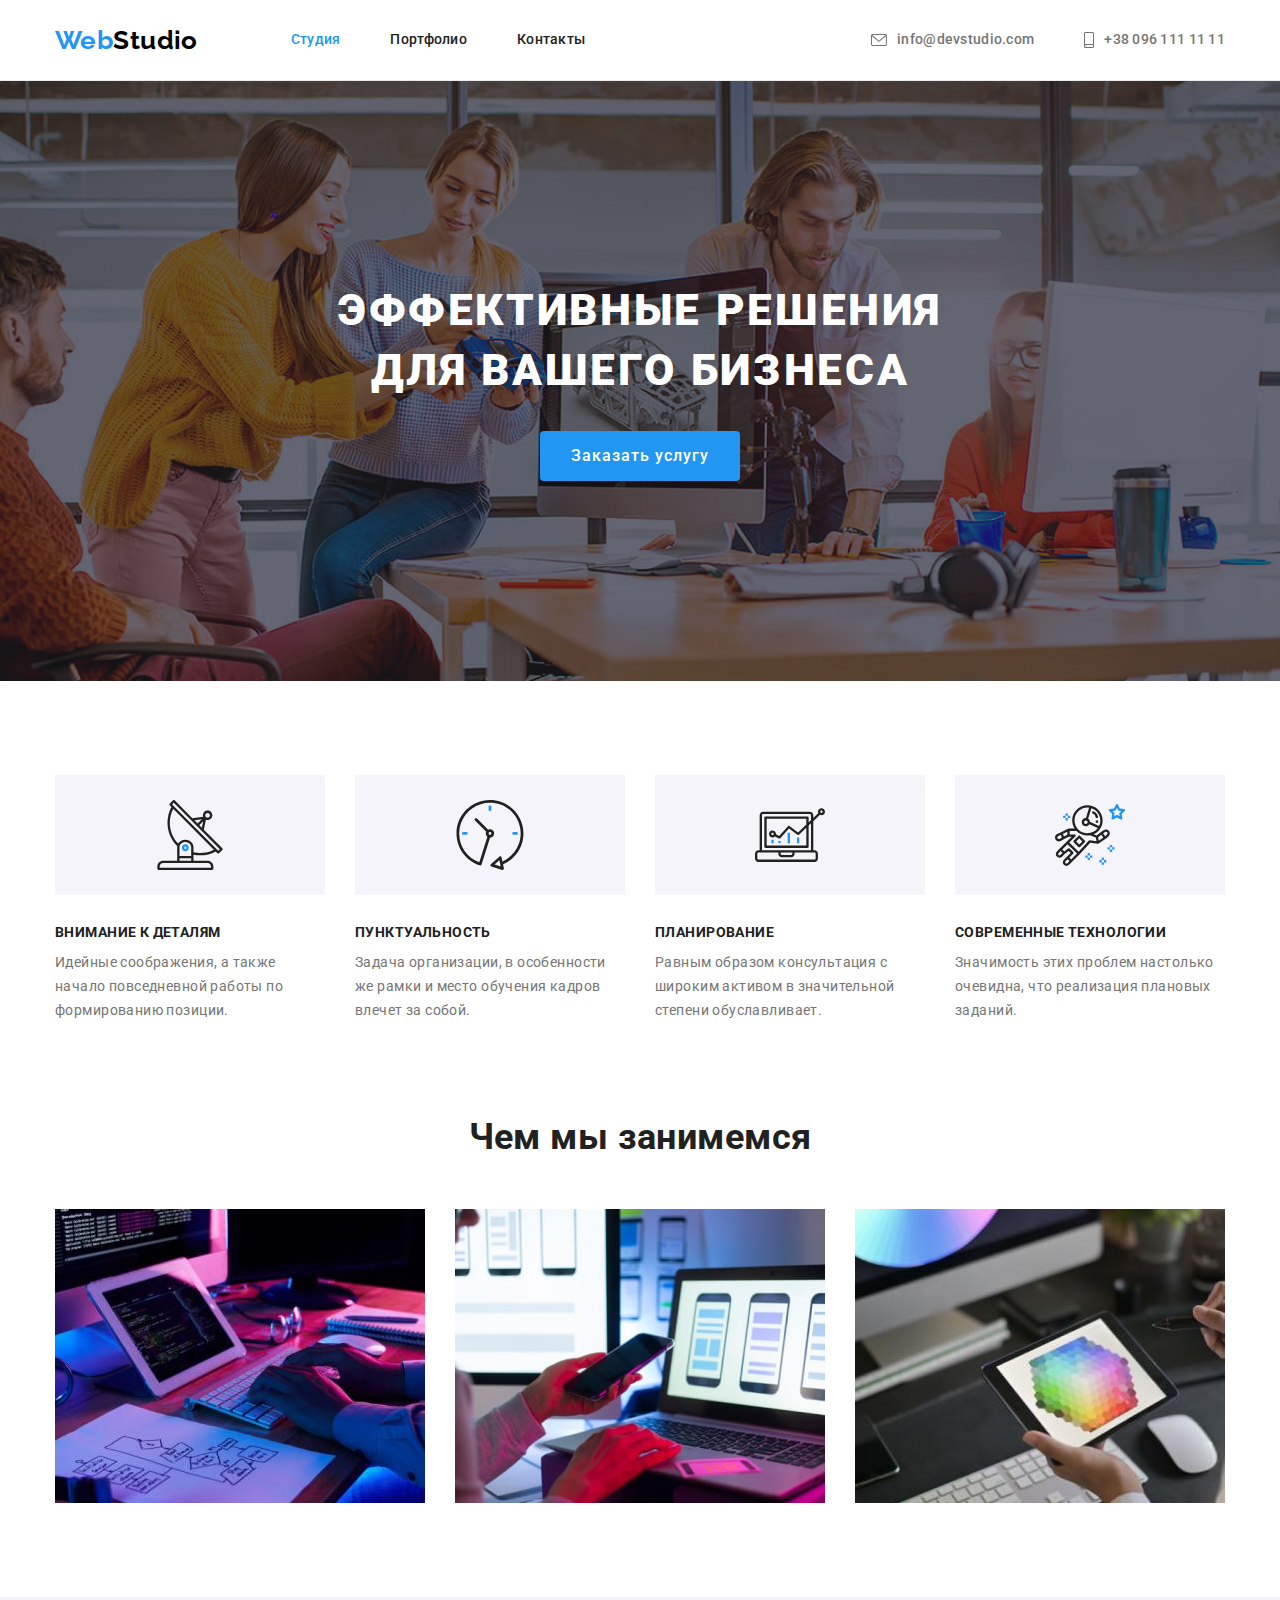
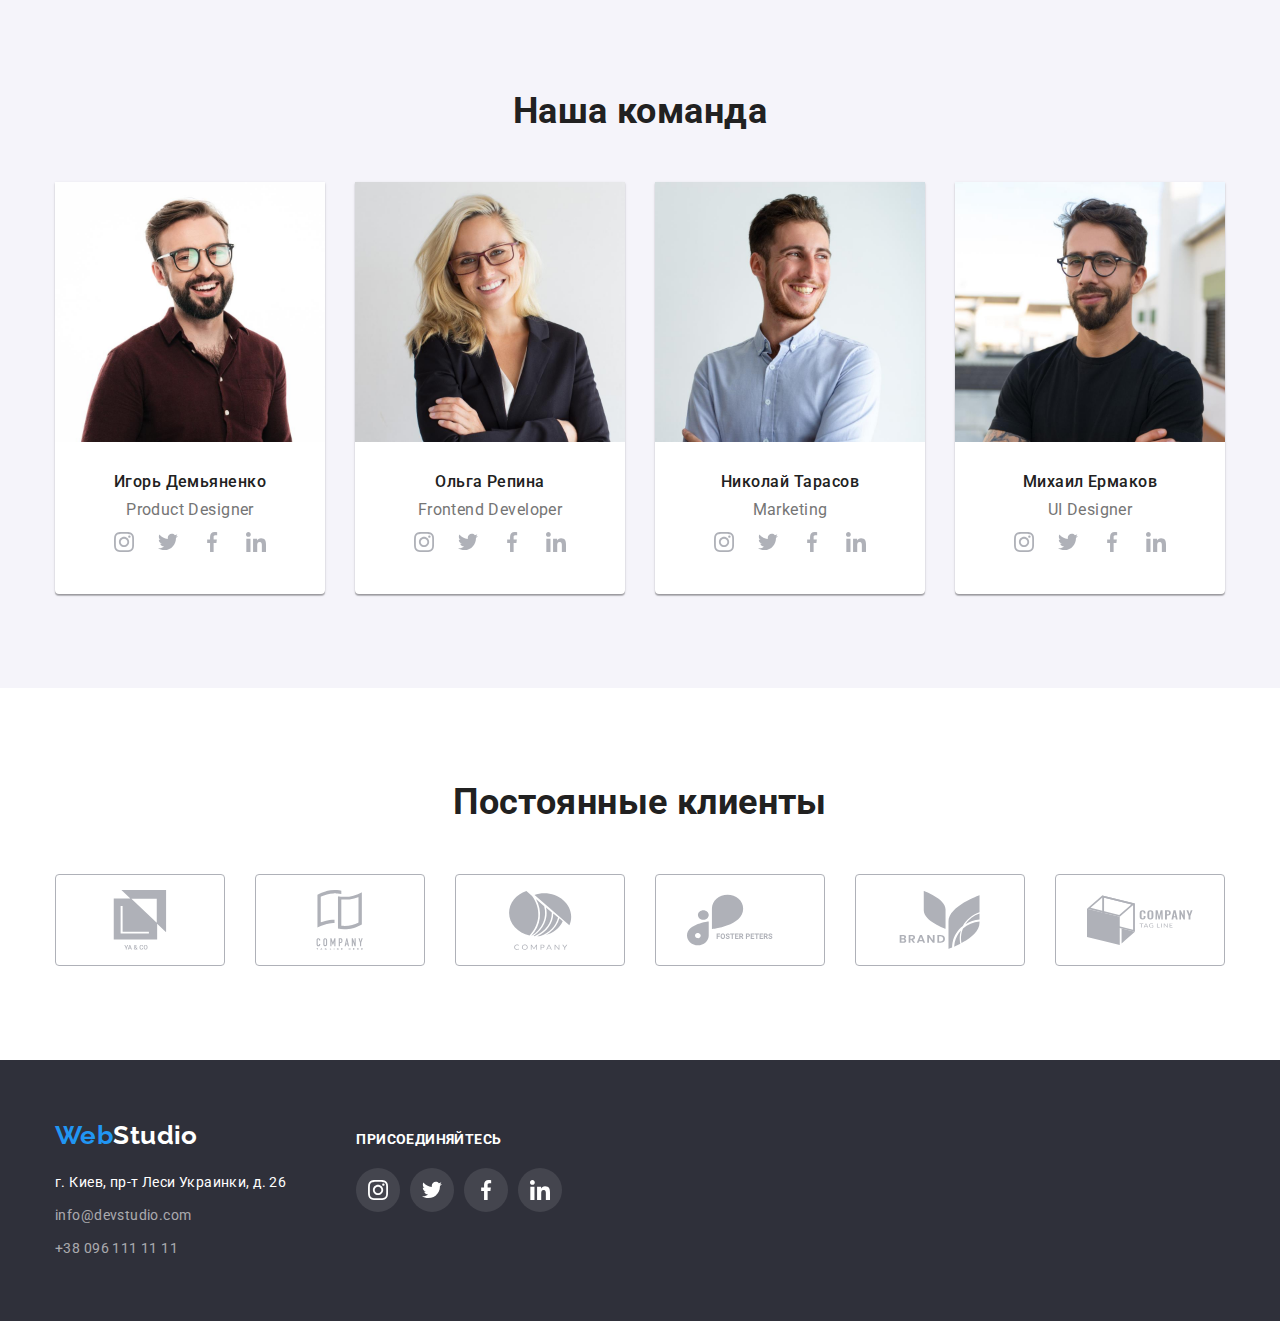
<file: index.html>
<!DOCTYPE html>
<html lang="ru">
<head>
    <title>Studio</title>
    <meta charset="utf-8">
    <meta http-equiv="x-ua-compatible" content="ie=edge">
    <meta name="viewport" content="width=device-width, initial-scale=1.0">
    <link rel="stylesheet" href="./css/modern-normalize.css" />
    <link rel="stylesheet"
    href="https://cdnjs.cloudflare.com/ajax/libs/modern-normalize/1.1.0/modern-normalize.min.css"
    integrity="sha512-wpPYUAdjBVSE4KJnH1VR1HeZfpl1ub8YT/NKx4PuQ5NmX2tKuGu6U/JRp5y+Y8XG2tV+wKQpNHVUX03MfMFn9Q=="
    crossorigin="anonymous"
    referrerpolicy="no-referrer" />
    <link
    href="https://fonts.googleapis.com/css2?family=Raleway:wght@700&family=Roboto:wght@400;500;700;900&display=swap"
    rel="stylesheet"
  />
    <link rel="stylesheet" href="./css/styles.css">
    
        
</head>
<body>
    <!-- Header -->
<header class="header">
  <div class="container header__container">
    <nav class="header__nav">
        <a href="./index.html" class="web">
          Web<span class="studio">Studio</span>
        </a>

        <ul  class="nav__ul">
          <li class="nav__item"><a class='nav__link current' href="./index.html">Студия</a></li>
          <li class="nav__item"><a class='nav__link' href="./portfolio.html">Портфолио</a></li>
          <li class="nav__item"><a class='nav__link' href="">Контакты</a></li>
        </ul>
      </nav>
      <ul class="header__adress">
        <li class="adres__item"><a class='adress__link' href="mailto:info@devstudio.com">
          <svg class="adress__icon" width="16" height="12">
            <use href="./images/icons.svg#envelope"></use>
          </svg>
          info@devstudio.com</a>
        </li>
        <li class="adres__item"><a class='adress__link' href="tel:+380961111111">
          <svg class="adress__icon" width="10" height="16">
            <use href="./images/icons.svg#smartphone"></use>
          </svg>
          +38 096 111 11 11</a></li>
      </ul>
    </div>
</header>
<main>
    <!-- Hero -->
<section class="hero hero__bg">
  <div class="container">
    <h1 class="hero__text">ЭФФЕКТИВНЫЕ РЕШЕНИЯ ДЛЯ ВАШЕГО БИЗНЕСА</h1>
    <button type="button" class="hero__button">Заказать услугу</button>
  </div>
</section>
<!-- Наши преимущества -->
    <section class="section">
      <div class="container">
        <h2 class='hidden'>Наши преимущества</h2>
       <ul class='feature'>
           <li class="feature__item">
            <div class="feature__icon">
              <svg class="icon__svg">
                <use href="./images/icons.svg#antenna"></use>
              </svg>
            </div>
               <h3 class="feature__title">Внимание к деталям</h3>
               <p class="feature__text">Идейные соображения, а также начало повседневной работы по формированию позиции.</p>
            </li>
           <li class="feature__item">
            <div class="feature__icon">
              <svg class="icon__svg">
                <use href="./images/icons.svg#clock"></use>
              </svg>
            </div>
               <h3 class="feature__title">Пунктуальность</h3>
               <p class="feature__text">Задача организации, в особенности же рамки и место обучения кадров влечет за собой.</p>
            </li>
           <li class="feature__item">
            <div class="feature__icon">
              <svg class="icon__svg">
                <use href="./images/icons.svg#diagram"></use>
              </svg>
            </div>
               <h3 class="feature__title">Планирование</h3>
               <p class="feature__text">Равным образом консультация с широким активом в значительной степени обуславливает.</p>
            </li>
           <li class="feature__item">
            <div class="feature__icon">
              <svg class="icon__svg">
                <use href="./images/icons.svg#astronaut"></use>
              </svg>
            </div>
               <h3 class="feature__title">Современные технологии</h3>
               <p class="feature__text">Значимость этих проблем настолько очевидна, что реализация плановых заданий.</p>
            </li>
       </ul>
      </div>
    </section>
    <!-- Чем мы занимемся -->
    <section class="section our-work">
      <div class="container">
        <h2 class="heading">Чем мы занимемся</h2>
        <ul class='heading__list'>
            <li class="heading__item"><img src="./images/img_code.jpg" width="370" height="294" alt="ДЕСКТОПНЫЕ ПРИЛОЖЕНИЯ"></li>
            <li class="heading__item"><img src="./images/box2.jpg" width="370" height="294" alt="МОБИЛЬНЫЕ ПРИЛОЖЕНИЯ"></li>
            <li class="heading__item"><img src="./images/box3.jpg" width="370" height="294" alt="ДИЗАЙНЕРСКИЕ РЕШЕНИЯ"></li>
        </ul>
      </div>
    </section>
    <!-- Наша команда -->
    <section class="section our-team">
      <div class="container">
        <h2 class="heading">Наша команда</h2>
        <ul class='team'>
          <li class="team__item">
            <img
              src="./images/igor.jpg"
              width="270"
              height="260"
              alt="Игорь Демьяненко"
            />
            <div class="team__margin">
            <h3 class="team__member">Игорь Демьяненко</h3>
            <p class="team__job">Product Designer</p>
            <ul class="team__social">
              <li class="social__item">
                <a href="" class="social__link">
                  <svg class="social__icon">
                    <use href="./images/icons.svg#instagram"></use>
                  </svg>
                </a>
              </li>
              <li class="social__item">
                <a href="" class="social__link">
                  <svg class="social__icon">
                    <use href="./images/icons.svg#twitter"></use>
                  </svg>
                </a>
              </li>
              <li class="social__item">
                <a href="" class="social__link">
                  <svg class="social__icon">
                    <use href="./images/icons.svg#facebook"></use>
                  </svg>
                </a>
              </li>
              <li class="team__social">
                <a href="" class="social__link">
                  <svg class="social__icon">
                    <use href="./images/icons.svg#linkedin"></use>
                  </svg>
                </a>
              </li>
            </ul>
          </div>
          </li>
          <li class="team__item">
            <img
              src="./images/olha.jpg"
              width="270"
              height="260"
              alt="Ольга Репина"
            />
            <div class="team__margin">
            <h3 class="team__member">Ольга Репина</h3>
            <p class="team__job">Frontend Developer</p>
            <ul class="team__social">
              <li class="social__item">
                <a href="" class="social__link">
                  <svg class="social__icon">
                    <use href="./images/icons.svg#instagram"></use>
                  </svg>
                </a>
              </li>
              <li class="social__item">
                <a href="" class="social__link">
                  <svg class="social__icon">
                    <use href="./images/icons.svg#twitter"></use>
                  </svg>
                </a>
              </li>
              <li class="social__item">
                <a href="" class="social__link">
                  <svg class="social__icon">
                    <use href="./images/icons.svg#facebook"></use>
                  </svg>
                </a>
              </li>
              <li class="team__social">
                <a href="" class="social__link">
                  <svg class="social__icon">
                    <use href="./images/icons.svg#linkedin"></use>
                  </svg>
                </a>
              </li>
            </ul>
          </div>
          </li>

          <li class="team__item">
            <img
              src="./images/nikolay.jpg"
              width="270"
              height="260"
              alt="Николай Тарасов"
            />
            <div class="team__margin">
            <h3 class="team__member">Николай Тарасов</h3>
            <p class="team__job">Marketing</p>
            <ul class="team__social">
              <li class="social__item">
                <a href="" class="social__link">
                  <svg class="social__icon">
                    <use href="./images/icons.svg#instagram"></use>
                  </svg>
                </a>
              </li>
              <li class="social__item">
                <a href="" class="social__link">
                  <svg class="social__icon">
                    <use href="./images/icons.svg#twitter"></use>
                  </svg>
                </a>
              </li>
              <li class="social__item">
                <a href="" class="social__link">
                  <svg class="social__icon">
                    <use href="./images/icons.svg#facebook"></use>
                  </svg>
                </a>
              </li>
              <li class="team__social">
                <a href="" class="social__link">
                  <svg class="social__icon">
                    <use href="./images/icons.svg#linkedin"></use>
                  </svg>
                </a>
              </li>
            </ul>
          </div>
          </li>
          <li class="team__item">
            <img
              src="./images/mihail.jpg"
              width="270"
              height="260"
              alt="Михаил Ермаков"
            />
            <div class="team__margin">
            <h3 class="team__member">Михаил Ермаков</h3>
            <p class="team__job">UI Designer</p>
            <ul class="team__social">
              <li class="social__item">
                <a href="" class="social__link">
                  <svg class="social__icon">
                    <use href="./images/icons.svg#instagram"></use>
                  </svg>
                </a>
              </li>
              <li class="social__item">
                <a href="" class="social__link">
                  <svg class="social__icon">
                    <use href="./images/icons.svg#twitter"></use>
                  </svg>
                </a>
              </li>
              <li class="social__item">
                <a href="" class="social__link">
                  <svg class="social__icon">
                    <use href="./images/icons.svg#facebook"></use>
                  </svg>
                </a>
              </li>
              <li class="team__social">
                <a href="" class="social__link">
                  <svg class="social__icon">
                    <use href="./images/icons.svg#linkedin"></use>
                  </svg>
                </a>
              </li>
            </ul>
          </div>
          </li>
        </ul>
      </div>
    </section>
    <!--постоянные клиенты-->
    <section class="section">
      <div class="container">
        <h2 class="clients__text">
          Постоянные клиенты
        </h2>
        <ul class="clients">
          <li class="client__item">
            <a href="" class="clients__icon">
              <svg class="client__svg">
                <use href="./images/icons.svg#logo1"></use>
              </svg>
            </a>
          </li>
          <li class="client__item">
            <a href="" class="clients__icon">
              <svg class="client__svg">
                <use href="./images/icons.svg#logo2"></use>
              </svg>
            </a>
          </li>
          <li class="client__item">
            <a href="" class="clients__icon">
              <svg class="client__svg">
                <use href="./images/icons.svg#logo3"></use>
              </svg>
            </a>
          </li>
          <li class="client__item">
            <a href="" class="clients__icon">
              <svg class="client__svg">
                <use href="./images/icons.svg#logo4"></use>
              </svg>
            </a>
          </li>
          <li class="client__item">
            <a href="" class="clients__icon">
              <svg class="client__svg">
                <use href="./images/icons.svg#logo5"></use>
              </svg>
            </a>
          </li>
          <li class="client__item">
            <a href="" class="clients__icon">
              <svg class="client__svg">
                <use href="./images/icons.svg#logo6"></use>
              </svg>
            </a>
          </li>
        </ul>
      </div>
    </section>
</main>
<!-- Footer -->
<footer class="footer">
  <div class="footer__flex container">
    <div class="footer__container">
    <a href="./index.html" class="footer__web">
      Web<span class="studio-footer">Studio</span>
    </a>
    <address>
      <ul class='footer__list'>
      <li class="footer__item">
        <a class='footer__map normal' href="https://goo.gl/maps/86em8GoFaQWGxfPu7"
        target="_blank"
        rel="noreferrer noopener"
        >г. Киев, пр-т Леси Украинки, д. 26
        </a>
      </li>
      <li class="footer__item"><a class='footer__address normal' href="mailto:info@devstudio.com">info@devstudio.com</a> </li>
      <li class="footer__item"><a class='footer__address normal' href="tel:+380961111111">+38 096 111 11 11</a></li>
    </ul>
    </address>
  </div>
    <div class="footer__social">
      <p class="soc">присоединяйтесь</p>
      <ul class="social">
        <li class="footer__social__item">
          <a href="" class="footer__social__link">
            <svg class="footer__social__icon">
              <use href="./images/icons.svg#instagram"></use>
            </svg>
          </a>
        </li>
        <li class="footer__social__item">
          <a href="" class="footer__social__link">
            <svg class="footer__social__icon">
              <use href="./images/icons.svg#twitter"></use>
            </svg>
          </a>
        </li>
        <li class="footer__social__item">
          <a href="" class="footer__social__link">
            <svg class="footer__social__icon">
              <use href="./images/icons.svg#facebook"></use>
            </svg>
          </a>
        </li>
        <li class="footer__social__item">
          <a href="" class="footer__social__link">
            <svg class="footer__social__icon">
              <use href="./images/icons.svg#linkedin"></use>
            </svg>
          </a>
        </li>
      </ul>
    </div>
  </div>  
  </footer>
</body>
</html>
</file>
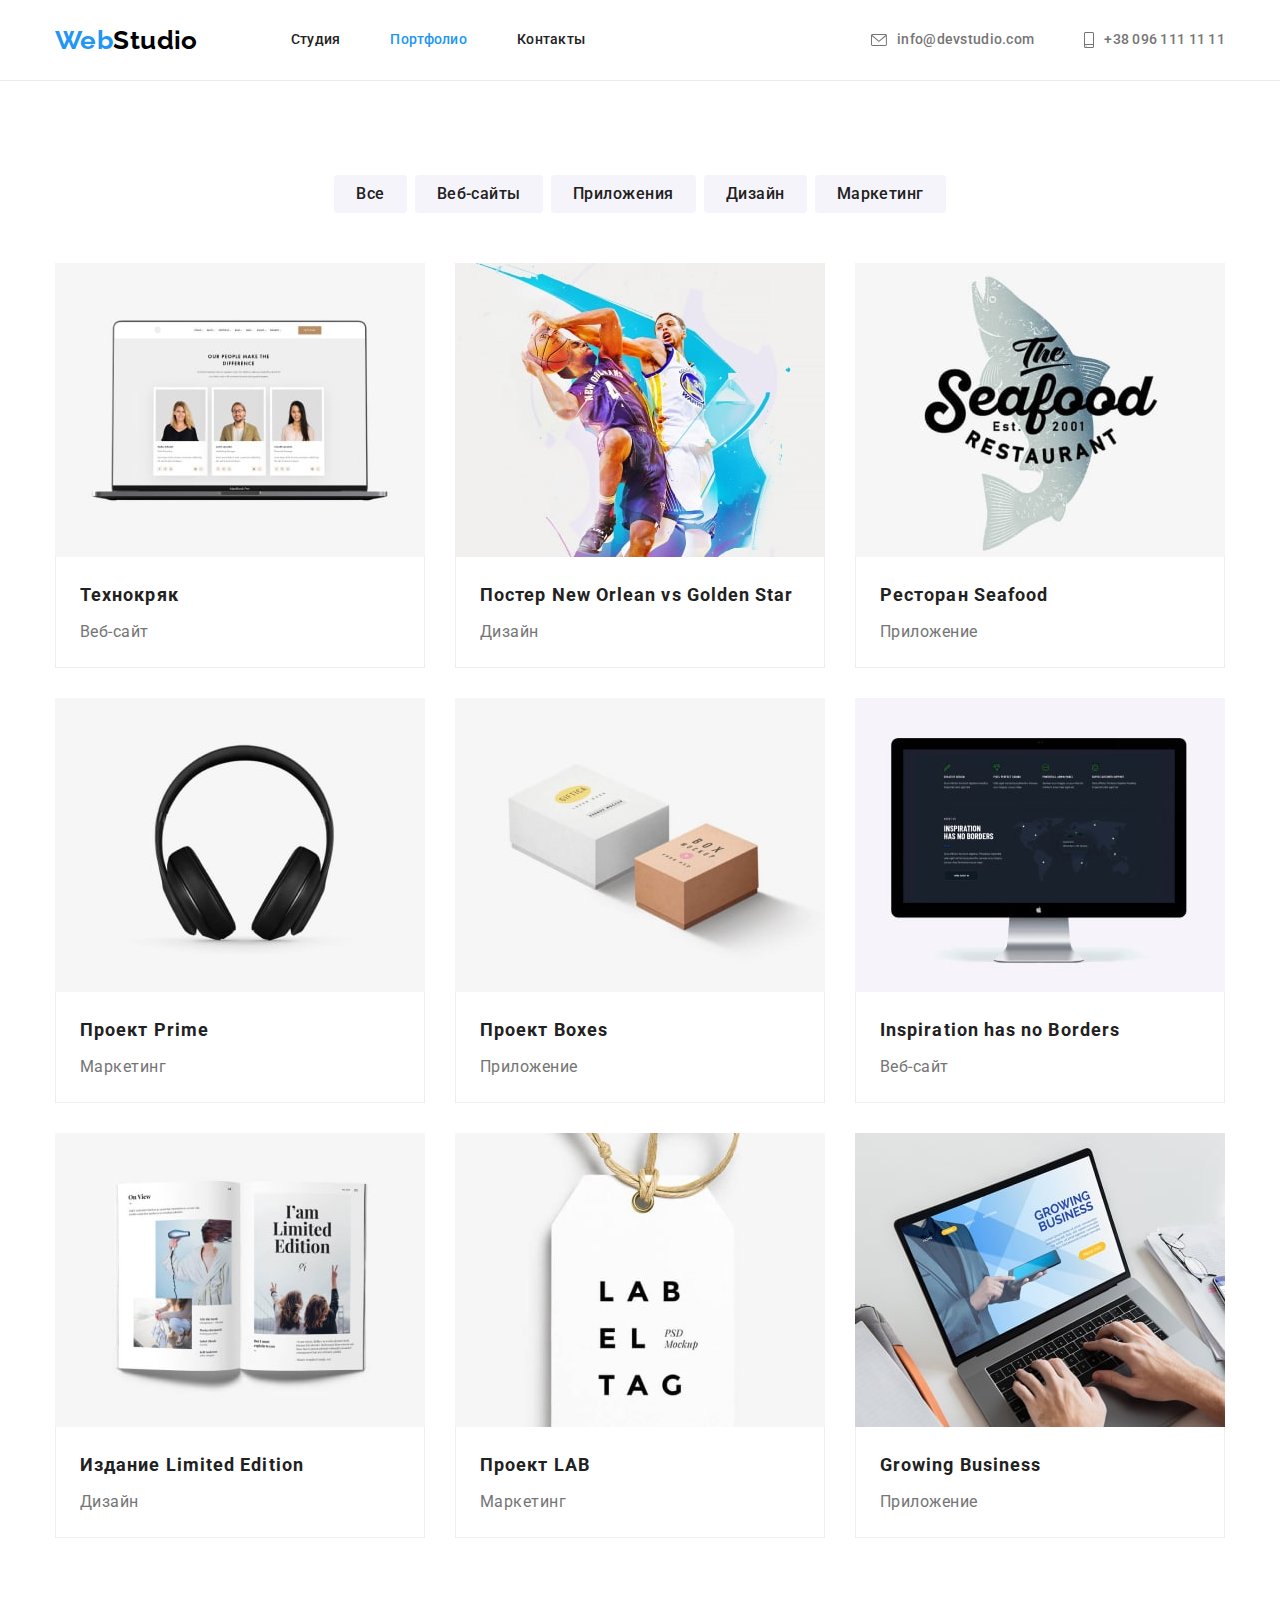
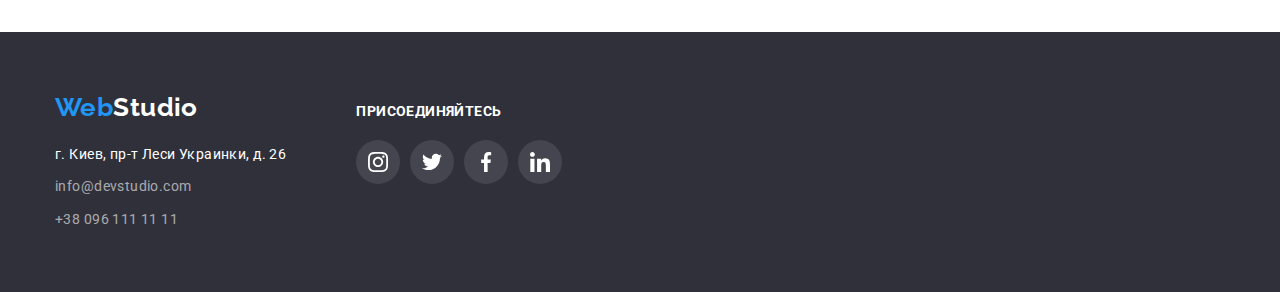
<file: portfolio.html>
<!DOCTYPE html>
<html lang="ru">
<head>
    <meta charset="UTF-8">
    <meta http-equiv="X-UA-Compatible" content="IE=edge">
    <meta name="viewport" content="width=device-width, initial-scale=1.0">
    <link rel="stylesheet" href="./css/modern-normalize.css" />
    <link rel="stylesheet"
    href="https://cdnjs.cloudflare.com/ajax/libs/modern-normalize/1.1.0/modern-normalize.min.css"
    integrity="sha512-wpPYUAdjBVSE4KJnH1VR1HeZfpl1ub8YT/NKx4PuQ5NmX2tKuGu6U/JRp5y+Y8XG2tV+wKQpNHVUX03MfMFn9Q=="
    crossorigin="anonymous"
    referrerpolicy="no-referrer" />
    <link
    href="https://fonts.googleapis.com/css2?family=Raleway:wght@700&family=Roboto:wght@400;500;700;900&display=swap"
    rel="stylesheet"
  />
    <link rel="stylesheet" href="./css/styles.css">
    <title>Portfolio</title>
</head>
<body>
    <!-- Header -->
    <header class="header">
      <div class="container header__container">
        <nav class="header__nav">
            <a href="./index.html" class="web">
              Web<span class="studio">Studio</span>
            </a>
    
            <ul  class="nav__ul">
              <li class="nav__item"><a class='nav__link' href="./index.html">Студия</a></li>
              <li class="nav__item"><a class='nav__link current' href="./portfolio.html">Портфолио</a></li>
              <li class="nav__item"><a class='nav__link' href="">Контакты</a></li>
            </ul>
          </nav>
          <ul class="header__adress">
            <li class="adres__item"><a class='adress__link' href="mailto:info@devstudio.com">
              <svg class="adress__icon" width="16" height="12">
                <use href="./images/icons.svg#envelope"></use>
              </svg>
              info@devstudio.com</a>
            </li>
            <li class="adres__item"><a class='adress__link' href="tel:+380961111111">
              <svg class="adress__icon" width="10" height="16">
                <use href="./images/icons.svg#smartphone"></use>
              </svg>
              +38 096 111 11 11</a></li>
          </ul>
        </div>
    </header>
    <main>
        <section class="section">
          <div class="container">
            <h1 hidden>Portfolio</h1>
            <ul class="filter">
                <li class="filter__item"><button class="filter__button" type="button">Все</button></li>
                <li class="filter__item"><button class="filter__button" type="button">Веб-сайты</button></li>
                <li class="filter__item"><button class="filter__button" type="button">Приложения</button></li>
                <li class="filter__item"><button class="filter__button" type="button">Дизайн</button></li>
                <li class="filter__item"><button class="filter__button" type="button">Маркетинг</button></li>
            </ul>
            
        <ul class="portfolio">
            <li class='portfolio__item'>
              <a class="portfolio__link" href="#">
                <img class='portfolio__img'
                src="images/portfolioimg/website.jpg"
                width="370"
                height="294"
                alt="Веб-сайт"/>
              <div class="portfolio__padding">
                <h2 class="portfolio__heading">Технокряк</h2>
                <p class="portfolio__text">Веб-сайт</p>
              </div>
            </a>
            </li>
            <li class='portfolio__item'>
              <a class="portfolio__link" href="#">
                <img class='portfolio__img'
                src="./images/portfolioimg/poster_orlean.jpg"
                width="370"
                height="294"
                alt="Постер"/>
              <div class="portfolio__padding">
                <h2 class="portfolio__heading">Постер New Orlean vs Golden Star</h2>
                <p class="portfolio__text">Дизайн</p>
              </div>
            </a>
            </li>
            <li class='portfolio__item'>
              <a class="portfolio__link" href="#">
                <img class='portfolio__img'
                src="./images/portfolioimg/seafood.jpg"
                width="370"
                height="294"
                alt="Ресторан Seafood"/>
              <div class="portfolio__padding">
                <h2 class="portfolio__heading">Ресторан Seafood</h2>
                <p class="portfolio__text">Приложение</p>
              </div>
            </a>
            </li>
            <li class='portfolio__item'>
              <a class="portfolio__link" href="#">
                <img class='portfolio__img'
                src= "./images/portfolioimg/p_prime.jpg"
                width="370"
                height="294"
                alt="Наушники"/>
              <div class="portfolio__padding">
                <h2 class="portfolio__heading">Проект Prime</h2>
                <p class="portfolio__text">Маркетинг</p>
              </div>
            </a>
            </li>
            <li class='portfolio__item'>
              <a class="portfolio__link" href="#">
                <img class='portfolio__img'
                src="./images/portfolioimg/pj_boxes.jpg"
                width="370"
                height="294"
                alt="Коробки"/>
              <div class="portfolio__padding">
                <h2 class="portfolio__heading">Проект Boxes</h2>
                <p class="portfolio__text">Приложение</p>
              </div>
            </a>
            </li>
            <li class='portfolio__item'>
              <a class="portfolio__link" href="#">
                <img class='portfolio__img'
                src="./images/portfolioimg/no_borders.jpg"
                width="370"
                height="294"
                alt="Моноблок"/>
              <div class="portfolio__padding">
                <h2 class="portfolio__heading">Inspiration has no Borders</h2>
                <p class="portfolio__text">Веб-сайт</p>
              </div>
            </a>
            </li>
            <li class='portfolio__item'>
              <a class="portfolio__link" href="#">
                <img class='portfolio__img'
                src="./images/portfolioimg/le.jpg"
                width="370"
                height="294"
                alt="Книга"/>
              <div class="portfolio__padding">
                <h2 class="portfolio__heading">Издание Limited Edition</h2>
                <p class="portfolio__text">Дизайн</p>
              </div>
            </a>
            </li>
            <li class='portfolio__item'>
              <a class="portfolio__link" href="#">
                <img class='portfolio__img'
                src="./images/portfolioimg/pj_lab.jpg"
                width="370"
                height="294"
                alt="Ярлык"/>
              <div class="portfolio__padding">
                <h2 class="portfolio__heading">Проект LAB</h2>
                <p class="portfolio__text">Маркетинг</p>
              </div>
            </a>
            </li>
            <li class='portfolio__item'>
              <a class="portfolio__link" href="#">
                <img class='portfolio__img'
                src="./images/portfolioimg/growing_business.jpg"
                width="370"
                height="294"
                alt="Ноутбук"/>
              <div class="portfolio__padding">
                <h2 class="portfolio__heading">Growing Business</h2>
                <p class="portfolio__text">Приложение</p>
              </div>
            </a>
            </li>
        </ul>
      </div>
    </section>
    </main>
    <!-- Footer -->
    <footer class="footer">
      <div class="footer__flex container">
        <div class="footer__container">
        <a href="./index.html" class="footer__web">
          Web<span class="studio-footer">Studio</span>
        </a>
        <address>
          <ul class='footer__list'>
          <li class="footer__item">
            <a class='footer__map normal' href="https://goo.gl/maps/86em8GoFaQWGxfPu7"
            target="_blank"
            rel="noreferrer noopener"
            >г. Киев, пр-т Леси Украинки, д. 26
            </a>
          </li>
          <li class="footer__item"><a class='footer__address normal' href="mailto:info@devstudio.com">info@devstudio.com</a> </li>
          <li class="footer__item"><a class='footer__address normal' href="tel:+380961111111">+38 096 111 11 11</a></li>
        </ul>
        </address>
      </div>
        <div class="footer__social">
          <p class="soc">присоединяйтесь</p>
          <ul class="social">
            <li class="footer__social__item">
              <a href="" class="footer__social__link">
                <svg class="footer__social__icon">
                  <use href="./images/icons.svg#instagram"></use>
                </svg>
              </a>
            </li>
            <li class="footer__social__item">
              <a href="" class="footer__social__link">
                <svg class="footer__social__icon">
                  <use href="./images/icons.svg#twitter"></use>
                </svg>
              </a>
            </li>
            <li class="footer__social__item">
              <a href="" class="footer__social__link">
                <svg class="footer__social__icon">
                  <use href="./images/icons.svg#facebook"></use>
                </svg>
              </a>
            </li>
            <li class="footer__social__item">
              <a href="" class="footer__social__link">
                <svg class="footer__social__icon">
                  <use href="./images/icons.svg#linkedin"></use>
                </svg>
              </a>
            </li>
          </ul>
        </div>
      </div>  
      </footer>
</body>

</html>
</file>
<file: css/styles.css>
/* Для хранения палитры цветов макета (текст, фон, выделение) используются CSS-переменные. */
:root {
    --text-color: #757575;
    --text-bold-color: #212121;
    --transparent-text-color: rgba(255, 255, 255, 0.6);
    --accent-color: #2196f3;
    --hero-button-hover-color: #188ce8;
    --footer-color: #2f303a;
    --gray-background: #f5f4fa;
    --header-line-color: #ececec;
    --white: #fff;
  }
  
body {
    font-family: 'Roboto', sans-serif;
    background-color: var(--white);
    font-size: 14px;
    letter-spacing: 0.03em;
    line-height: 1.71;
    color: var(--text-color);
}

/* Глобальный сброс */
h1,
h2,
h3,
h4,
h5,
h6,
p {
  margin-top: 0;
  margin-bottom: 0;
}

ul{
  margin: 0;
  padding-left: 0;
  list-style: none;
}

a{
    text-decoration: none;
}

.section {
    padding-top: 94px;
    padding-bottom: 94px;
  }

img {
    max-width: 100%;
    display: block;
    height: auto;
}
/* nav-index */

.header,
.nav__ul,
.header__nav,
.header__adress,
.header__container,
.adress__link,
.adres__item
{
    display: flex;
    align-items: center;
}

.header {
    border-bottom: 1px solid var(--header-line-color);
}

  

.nav__link {
    font-weight: 500;
    letter-spacing: 0.02em;
    line-height: 1.14;
    transition: color 250ms cubic-bezier(0.4, 0, 0.2, 1),
    fill 250ms cubic-bezier(0.4, 0, 0.2, 1);
    color: var(--text-bold-color);
    
}

.current{
    color: var(--accent-color);
}

.adress__link{
    font-weight: 500;
    letter-spacing: 0.02em;
    padding-top: 32px;
    padding-bottom: 32px;
    font-size: 14px;
    line-height: 1.14;
    color: inherit;
}

.adress__icon{
    margin-right: 10px;
    fill: currentColor;   
}

.adress__icon:focus,
.adress__icon:hover{
    fill: #2196f3 ;
}

.nav__link:hover,
.nav__link:focus,
.adress__link:hover,
.adress__link:focus{
    color: var(--accent-color);
}

.header__adress{
    margin-left: auto;
}

.nav__item:not(:last-child) {
    margin-right: 50px;
}

.adres__item:not(:last-child) {
    margin-right: 50px;
}




/* logo */
.web {
    font-family: Raleway;
    font-weight: 700;
    font-size: 26px;
    line-height: 1.19;
    color: var(--accent-color);
    margin-right: 93px;
}
.studio {
    color: #000000
}
/* hero-index */
.hero{
    text-align: center;
    padding-top: 200px;
    padding-bottom: 200px;
    background-color: var(--footer-color);
}
.hero__bg{
    max-width: 1600px;
    height: 600px;
    margin: 0 auto;
    background-image: linear-gradient(
      to right,
      rgba(47, 48, 58, 0.4),
      rgba(47, 48, 58, 0.4)
    ),
    url("../images/backgraund.jpg");
    background-color: #2f303a;
    background-repeat: no-repeat;
    background-position: center;
    padding-top: 200px;
    padding-bottom: 200px;
}

.hero__text {
    font-weight: 900;
    font-size: 44px;
    line-height: 1.36;
    letter-spacing: 0.06em;
    color: var(--white);
    text-align: center;
    text-transform: uppercase;
    width: 696px;
    margin-bottom: 30px;
    margin-left: auto;
    margin-right: auto;
}
.hero__button{
    border-radius: 4px;
    box-shadow: 0px 4px 4px rgba(0, 0, 0, 0.15);
    width: 200px;
    height: 50px;
    font-family: inherit;
    font-weight: 500;
    font-size: 16px;
    line-height: 1.875;
    letter-spacing: 0.06em;
    cursor: pointer;
    background-color: var(--accent-color);
    color: var(--white);
    border: none;
    padding-top: 10px;
    padding-bottom: 10px;
}
.hero__button:hover,
.hero__button:focus{
    background-color: var(--hero-button-hover-color);
}
/* Наши преимущества */
.hidden{
    position: absolute;
    width: 1px;
    height: 1px;
    margin: -1px;
    padding: 0;
    border: 0;
    white-space: nowrap;
    clip-path: inset(100%);
    clip: rect(0 0 0 0);
    overflow: hidden;
}

.feature__icon {
    width: 270px;
    height: 120px;
    margin-bottom: 30px;
    background-color: #f5f4fa;
    display: flex;
    justify-content: center;
    align-items: center;
  }
  .icon__svg {
    position: absolute;
    width: 70px;
    height: 70px;
  }

.feature__title{
    font-size: 14px;
    line-height: 1.14 ;    
    font-weight: 700;    
    text-transform: uppercase;
    color: var(--text-bold-color);
    margin-bottom: 10px;
}

.feature__text{
    line-height: 1.71;
}

/* .feature__item{
    flex-wrap: wrap;
    justify-content: space-between;
    margin-top: 30px;
    margin-left: 30px;
}

.feature{
    display: flex;    
    margin-top: -30px;
    margin-left: -30px;
}*/

/* Другой вариант */
.feature__item{flex-wrap: wrap;
    justify-content: space-between;}
.feature__item:not(:last-child){
    margin-right: 30px;
}
.feature{
    display: flex;    
}
/* Конец другого варианта */


/* Чем мы занимемся */
.our-work{
    padding-top: 0px;
}

.heading{
    color: var(--text-bold-color);
    font-weight: 700;
    font-size: 36px;
    line-height: 1.16;
    text-align: center;
    margin-bottom: 50px;
}

.heading__list{
    display: flex;
    }

.heading__item + .heading__item{
    margin-left: 30px;}


.heading__pudding{
    padding-top: 0;
}
/* Наша команда */
.our-team{
    background-color: #f5f4fa;
}
.team{
    display: flex;
    justify-content: space-between;
    margin-top: 50px;
}

.team__item{
    background:var(--white);
    box-shadow: 0px 1px 3px rgba(0, 0, 0, 0.12), 0px 1px 1px rgba(0, 0, 0, 0.14), 0px 2px 1px rgba(0, 0, 0, 0.2);
    border-radius: 0px 0px 4px 4px;
}

.team__member{
    font-size: 16px;
    line-height: 1.19;
    font-weight: 500;
    color: var(--text-bold-color);
    text-align: center;
    letter-spacing: 0.03em;
}

.team__margin{
    padding: 30px 0;
}

.team__job{
    font-size: 16px;
    line-height: 1.18;
    text-align: center;
    margin-top: 10px;
}

.team__social{
    display: flex;
    justify-content: center;
}

.social__icon {
    width: 20px;
    height: 20px;
    
  }

  .social__link{
    display: flex;
    align-items: center;
    justify-content: center;
    width: 44px;
    height: 44px;
    fill: #afb1b8;
}

  .team__social:not(:last-child){
    margin-right: 10px;
    margin-top: 16px;
  }

  .social__link:hover,
  .social__link:focus{
    background-color: var(--accent-color);
    border-radius: 50%;
    fill: #ffffff;
  }

  /* постоянные клиенты */

.clients {
    display: flex;
}
  .client__item:not(:last-child) {
    margin-right: 30px;
  }
  .clients__text {
    font-style: normal;
    font-size: 36px;
    line-height: 1.16;
    text-align: center;
    margin-bottom: 50px;
    color: var(--text-bold-color);
  }
  .clients__icon {
    display: flex;
    align-items: center;
    justify-content: center;
    width: 170px;
    height: 92px;
    border: 1px solid #afb1b8;
    border-radius: 4px;
  }
  .clients__icon:focus,
  .clients__icon:hover {
    border-color: var(--accent-color);
  }
  .client__svg {
    display: flex;
    align-items: center;
    justify-content: center;
    width: 106px;
    height: 60px;
    fill: #AFB1B8;
    ;
  }
  .clients__icon:focus .client__svg,
  .clients__icon:hover .client__svg {
    fill: var(--accent-color);
  }
/* portfolio.html */
.filter{
    display: flex;
    justify-content: center; 
} 

.filter__item:not(:last-child){
    margin-right: 8px;
}

.filter__button{
    border: none;
    font-size: 16px;
    font-weight: 500;
    line-height: 1.62;
    text-align: center;
    color: var(--text-bold-color);
    background-color: var(--gray-background);
    letter-spacing: 0.03em;
    cursor: pointer;
    padding: 6px 22px;
    border-radius: 4px;
}

.filter__button:focus,
.filter__button:hover{
    background-color: var(--accent-color);
    color: var(--white);
    box-shadow: 0px 3px 1px rgba(0, 0, 0, 0.1), 0px 1px 2px rgba(0, 0, 0, 0.08), 0px 2px 2px rgba(0, 0, 0, 0.12);
    
}

.portfolio{
    margin-top: 50px;
    display: flex;
    flex-wrap: wrap;
    margin-left: -30px;
    margin-bottom: -30px;
}

.portfolio__item{
    flex-basis: calc(100% / 3 - 30px);
    margin-left: 30px;
    margin-bottom: 30px;
}

.portfolio__link{
    display: inline-block;
}

.portfolio__padding{
    padding: 20px 24px;
    border: 1px solid #eeeeee;
    border-top: none;
}
.portfolio__heading{
    font-size: 18px;
    font-weight: 700;
    line-height: 2;
    letter-spacing: 0.06em;
    color: var(--text-bold-color);
}
.portfolio__text{
    font-size: 16px;
    line-height: 1.87;
    letter-spacing: 0.03em;
    margin-top: 4px;
    color: var(--text-color);
}

.portfolio__link:hover,
.portfolio__link:focus{
    box-shadow: 0px 1px 1px rgba(0, 0, 0, 0.12), 0px 4px 4px rgba(0, 0, 0, 0.06), 1px 4px 6px rgba(0, 0, 0, 0.16);
}



/* footer */
.footer__web{
    font-family: Raleway;
    font-weight: 700;
    font-size: 26px;
    line-height: 1.19;
    color: var(--accent-color);
    display: block;
    margin-bottom: 20px;
}

.footer {    
    background-color: var(--footer-color);
    padding: 60px 0;
}

.footer__flex{
    display: flex;
    align-items: baseline;
}

.footer__container{
   margin-right: 70px;
}

.footer__item:not(:first-child){
    margin-top: 9px;
}

.footer__map{    
    color: var(--white);
}
.footer__address{    
    color: var(--transparent-text-color);
}
.footer__address:hover,
.footer__address:focus {
  color: var(--accent-color);
}
.studio-footer {
    color: var(--white);
}


.soc {
    margin-bottom: 20px;
    font-size: 14px;
    line-height: 1.14;
    font-weight: 700;
    text-transform: uppercase;
    color: var(--white);
  }

  .footer__social__link{
    display: flex;
    align-items: center;
    justify-content: center;
    width: 44px;
    height: 44px;
    fill: #ffffff;
  }

  .footer__social__link:focus,
  .footer__social__link:hover{
    background-color: var(--accent-color);
    border-radius: 50%;
    fill: #ffffff;
  }

  .footer__social__item{
    width: 44px;
    height: 44px;
    background: rgba(255, 255, 255, 0.1);
    border-radius: 50px;
    margin-right: 10px;
  }

  .footer__social__item:last-child{
      margin-right: 0px;
  }

.footer__social__icon{
    width: 20px;
    height: 20px;
    fill: var(--logo-text-footer-color);
    
}



.social{
    display: flex;
}
.normal{
    font-style: normal;
}

.container{
    width: 1200px;
    padding-left: 15px;
    padding-right: 15px;
    margin: 0 auto;
}
</file>
